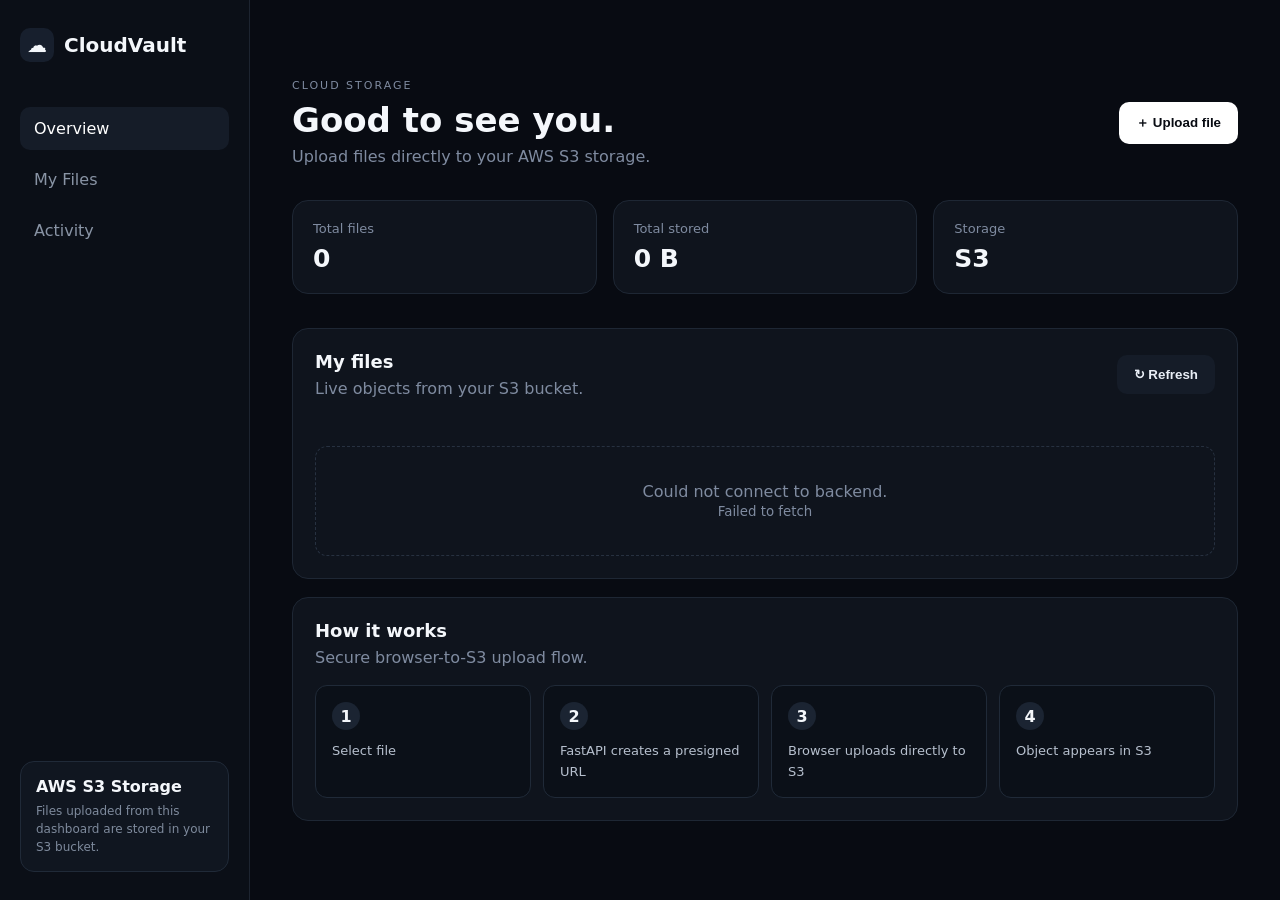
<file: frontend/index.html>
<!DOCTYPE html>
<html lang="en">
<head>
  <meta charset="UTF-8">
  <meta name="viewport" content="width=device-width, initial-scale=1.0">
  <title>CloudVault — S3 Storage Dashboard</title>
  <link rel="stylesheet" href="style.css">
</head>
<body>
  <aside class="sidebar">
    <div class="brand"><span class="brand-icon">☁</span><span>CloudVault</span></div>
    <nav>
      <a class="active" href="#">Overview</a>
      <a href="#files">My Files</a>
      <a href="#activity">Activity</a>
    </nav>
    <div class="sidebar-bottom">
      <div class="storage-card">
        <div class="storage-title">AWS S3 Storage</div>
        <div class="storage-sub">Files uploaded from this dashboard are stored in your S3 bucket.</div>
      </div>
    </div>
  </aside>

  <main class="main">
    <header class="topbar">
      <div>
        <p class="eyebrow">CLOUD STORAGE</p>
        <h1>Good to see you.</h1>
        <p class="muted">Upload files directly to your AWS S3 storage.</p>
      </div>
      <button id="uploadBtn" class="primary-btn">＋ Upload file</button>
      <input id="fileInput" type="file" hidden>
    </header>

    <section class="stats">
      <div class="stat-card">
        <span>Total files</span>
        <strong id="totalFiles">0</strong>
      </div>
      <div class="stat-card">
        <span>Total stored</span>
        <strong id="totalSize">0 B</strong>
      </div>
      <div class="stat-card">
        <span>Storage</span>
        <strong>S3</strong>
      </div>
    </section>

    <section id="files" class="panel">
      <div class="panel-head">
        <div>
          <h2>My files</h2>
          <p class="muted">Live objects from your S3 bucket.</p>
        </div>
        <button id="refreshBtn" class="ghost-btn">↻ Refresh</button>
      </div>
      <div id="status" class="status"></div>
      <div id="fileList" class="file-list">
        <div class="empty">Loading files…</div>
      </div>
    </section>

    <section id="activity" class="panel">
      <div class="panel-head">
        <div>
          <h2>How it works</h2>
          <p class="muted">Secure browser-to-S3 upload flow.</p>
        </div>
      </div>
      <div class="flow">
        <div><b>1</b><span>Select file</span></div>
        <div><b>2</b><span>FastAPI creates a presigned URL</span></div>
        <div><b>3</b><span>Browser uploads directly to S3</span></div>
        <div><b>4</b><span>Object appears in S3</span></div>
      </div>
    </section>
  </main>

  <div id="toast" class="toast"></div>
  <script src="script.js"></script>
</body>
</html>
</file>
<file: frontend/style.css>
*{box-sizing:border-box}body{margin:0;font-family:Inter,system-ui,-apple-system,Segoe UI,sans-serif;background:#080b12;color:#f4f7fb;display:flex;min-height:100vh}.sidebar{width:250px;border-right:1px solid #1d2430;padding:28px 20px;display:flex;flex-direction:column;background:#0b0f17}.brand{display:flex;gap:10px;align-items:center;font-weight:800;font-size:20px;margin-bottom:45px}.brand-icon{width:34px;height:34px;border-radius:10px;background:#171f2d;display:grid;place-items:center}.sidebar nav{display:grid;gap:8px}.sidebar nav a{color:#8994a5;text-decoration:none;padding:12px 14px;border-radius:10px}.sidebar nav a.active,.sidebar nav a:hover{background:#151c28;color:#fff}.sidebar-bottom{margin-top:auto}.storage-card{border:1px solid #202a38;background:#101620;border-radius:14px;padding:15px}.storage-title{font-weight:700}.storage-sub{font-size:12px;color:#7e8a9c;line-height:1.5;margin-top:6px}.main{flex:1;padding:42px;max-width:1400px;margin:auto;width:100%}.topbar{display:flex;align-items:center;justify-content:space-between;gap:20px}.eyebrow{font-size:11px;letter-spacing:2px;color:#7f8ba0;margin:0 0 8px}.topbar h1{margin:0;font-size:34px}.muted{color:#7f8ba0;margin:7px 0 0}.primary-btn,.ghost-btn{border:0;border-radius:10px;padding:12px 17px;font-weight:700;cursor:pointer}.primary-btn{background:#fff;color:#080b12}.ghost-btn{background:#151c28;color:#e9eef6}.stats{display:grid;grid-template-columns:repeat(3,1fr);gap:16px;margin:34px 0}.stat-card,.panel{background:#0f141d;border:1px solid #1e2734;border-radius:16px}.stat-card{padding:20px}.stat-card span{display:block;color:#7f8ba0;font-size:13px}.stat-card strong{display:block;font-size:25px;margin-top:8px}.panel{padding:22px;margin-top:18px}.panel-head{display:flex;justify-content:space-between;align-items:center}.panel h2{margin:0;font-size:18px}.file-list{margin-top:18px}.file-row{display:grid;grid-template-columns:1fr 120px 90px;gap:15px;padding:15px 8px;border-top:1px solid #1d2531;align-items:center}.file-name{font-weight:650;word-break:break-word}.file-meta{font-size:12px;color:#7f8ba0}.download{color:#dfe7f1;text-decoration:none;font-size:13px}.empty{padding:35px;text-align:center;color:#7f8ba0;border:1px dashed #273140;border-radius:12px}.status{min-height:18px;color:#aab5c5;font-size:13px;margin-top:12px}.flow{display:grid;grid-template-columns:repeat(4,1fr);gap:12px;margin-top:18px}.flow div{border:1px solid #202a38;border-radius:12px;padding:16px;background:#0b1018}.flow b{display:grid;place-items:center;width:28px;height:28px;border-radius:50%;background:#1b2432;margin-bottom:10px}.flow span{font-size:13px;color:#b7c0ce;line-height:1.4}.toast{position:fixed;right:25px;bottom:25px;background:#fff;color:#080b12;padding:13px 17px;border-radius:10px;font-weight:700;transform:translateY(120px);transition:.25s;opacity:0}.toast.show{transform:translateY(0);opacity:1}@media(max-width:850px){.sidebar{display:none}.main{padding:25px}.stats,.flow{grid-template-columns:1fr}.topbar{align-items:flex-start;flex-direction:column}.file-row{grid-template-columns:1fr auto}.file-row .size{display:none}}
</file>
